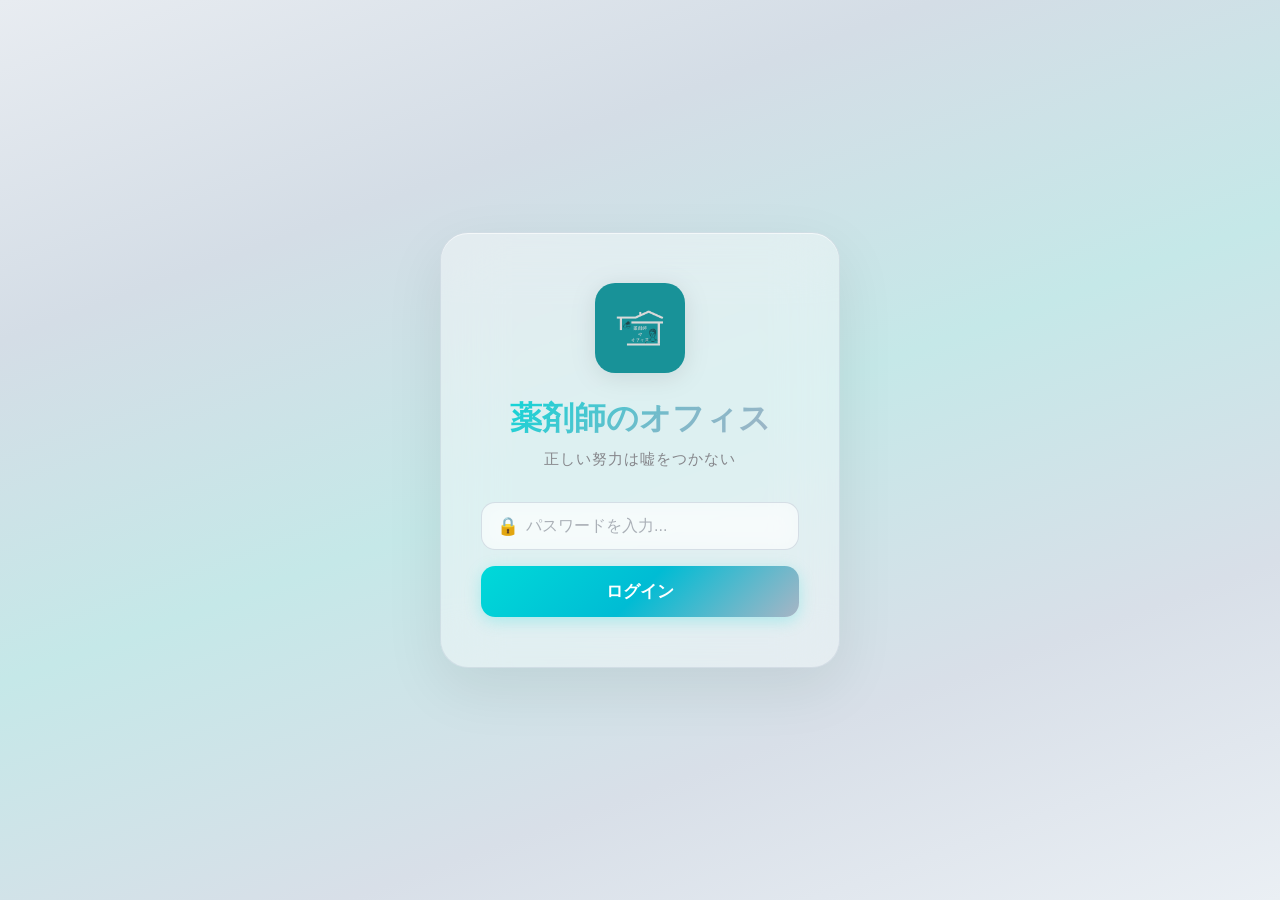
<file: index.html>
<!DOCTYPE html>
<html lang="ja">
<head>
    <meta charset="UTF-8">
    <meta name="viewport" content="width=device-width, initial-scale=1.0">
    <title>薬剤師のオフィス - Pharmacist's Office</title>
    <link rel="stylesheet" href="styles.css">
</head>
<body>
    <!-- ========== Login Screen ========== -->
    <div id="loginScreen" class="login-screen">
        <div class="login-container">
            <img src="./logo.png" alt="薬剤師のオフィス ロゴ" class="login-logo">
            <h1 class="login-title">薬剤師のオフィス</h1>
            <p class="login-subtitle">正しい努力は嘘をつかない</p>
            <div class="login-form">
                <div class="login-input-wrapper">
                    <span class="login-input-icon">🔒</span>
                    <input
                        type="password"
                        id="passwordInput"
                        class="login-input"
                        placeholder="パスワードを入力..."
                        autocomplete="off"
                    >
                </div>
                <button id="loginBtn" class="login-btn">ログイン</button>
                <p id="loginError" class="login-error hidden">パスワードが正しくありません</p>
            </div>
        </div>
    </div>

    <!-- ========== Main Site (hidden until login) ========== -->
    <div id="mainSite" class="main-site hidden">
        <!-- Parallax Background -->
        <div class="parallax-bg">
            <div class="parallax-item parallax-1">💊</div>
            <div class="parallax-item parallax-2">⚕️</div>
            <div class="parallax-item parallax-3">🧪</div>
            <div class="parallax-item parallax-4">💉</div>
            <div class="parallax-item parallax-5">🩺</div>
            <div class="parallax-item parallax-6">💊</div>
            <div class="parallax-item parallax-7">🔬</div>
            <div class="parallax-item parallax-8">⚕️</div>
        </div>

        <header class="header">
            <canvas id="headerCanvas"></canvas>
            <div class="header-content">
                <img src="./logo.png" alt="薬剤師のオフィス ロゴ" class="header-logo">
                <h1 class="title">薬剤師のオフィス</h1>
                <p class="motto">正しい努力は嘘をつかない</p>
            </div>
        </header>

        <main class="container">
            <!-- Search Bar -->
            <div class="search-container">
                <input
                    type="text"
                    id="searchInput"
                    class="search-input"
                    placeholder="画像を検索..."
                    aria-label="画像を検索"
                >
                <button class="search-icon" id="searchBtn" aria-label="検索">🔍</button>
            </div>

            <!-- Gallery Grid -->
            <div class="gallery-grid" id="galleryGrid">
                <!-- Gallery items rendered by script.js -->
            </div>

            <!-- No Results Message -->
            <div id="noResults" class="no-results hidden">
                検索結果がありません
            </div>
        </main>

        <footer class="footer">
            <p>&copy; 2026 薬剤師のオフィス. All rights reserved.</p>
        </footer>
    </div>

    <script src="script.js"></script>
</body>
</html>
</file>
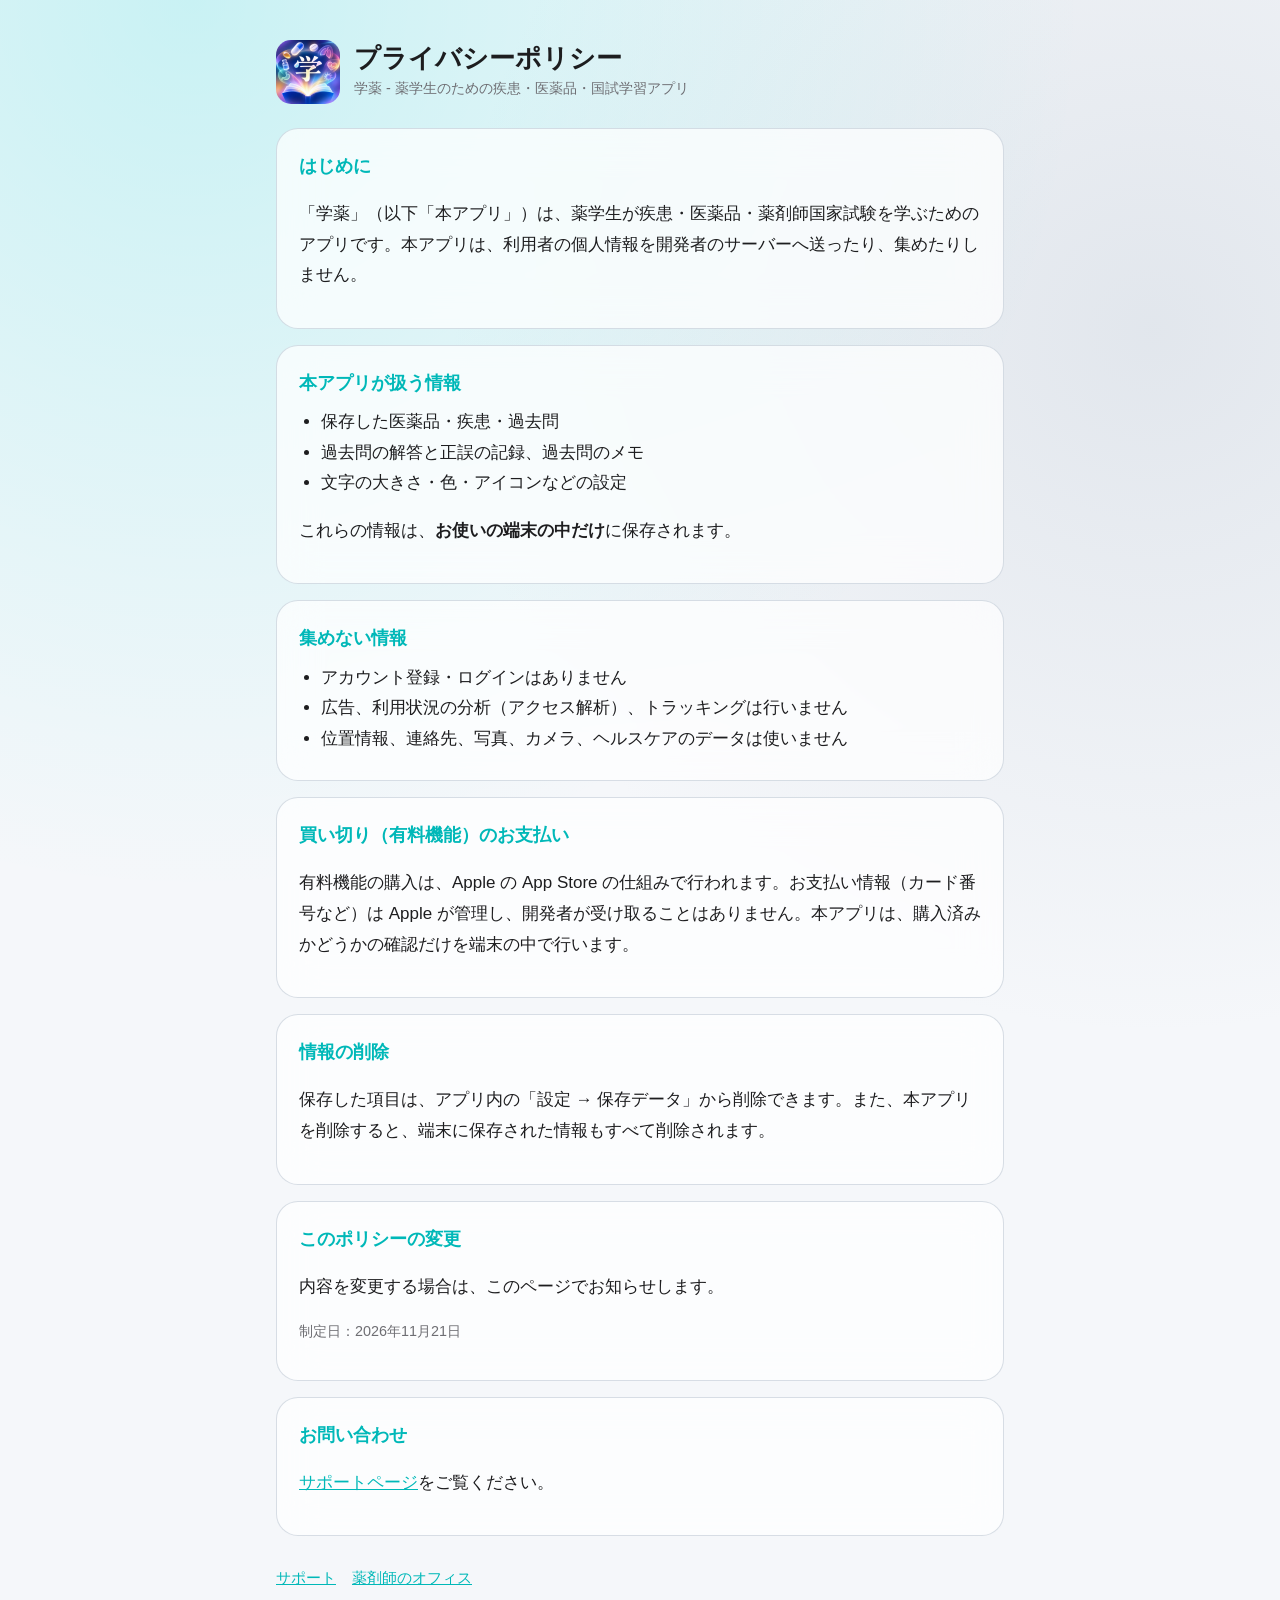
<file: gakuyaku/privacy.html>
<!DOCTYPE html>
<html lang="ja">
<head>
<meta charset="UTF-8">
<meta name="viewport" content="width=device-width, initial-scale=1.0">
<title>プライバシーポリシー｜学薬</title>
<link rel="stylesheet" href="style.css">
</head>
<body>
<main>
  <header>
    <img src="icon.png" alt="学薬のアイコン">
    <div>
      <h1>プライバシーポリシー</h1>
      <p>学薬 - 薬学生のための疾患・医薬品・国試学習アプリ</p>
    </div>
  </header>

  <section>
    <h2>はじめに</h2>
    <p>「学薬」（以下「本アプリ」）は、薬学生が疾患・医薬品・薬剤師国家試験を学ぶためのアプリです。本アプリは、利用者の個人情報を開発者のサーバーへ送ったり、集めたりしません。</p>
  </section>

  <section>
    <h2>本アプリが扱う情報</h2>
    <ul>
      <li>保存した医薬品・疾患・過去問</li>
      <li>過去問の解答と正誤の記録、過去問のメモ</li>
      <li>文字の大きさ・色・アイコンなどの設定</li>
    </ul>
    <p>これらの情報は、<strong>お使いの端末の中だけ</strong>に保存されます。</p>
  </section>

  <section>
    <h2>集めない情報</h2>
    <ul>
      <li>アカウント登録・ログインはありません</li>
      <li>広告、利用状況の分析（アクセス解析）、トラッキングは行いません</li>
      <li>位置情報、連絡先、写真、カメラ、ヘルスケアのデータは使いません</li>
    </ul>
  </section>

  <section>
    <h2>買い切り（有料機能）のお支払い</h2>
    <p>有料機能の購入は、Apple の App Store の仕組みで行われます。お支払い情報（カード番号など）は Apple が管理し、開発者が受け取ることはありません。本アプリは、購入済みかどうかの確認だけを端末の中で行います。</p>
  </section>

  <section>
    <h2>情報の削除</h2>
    <p>保存した項目は、アプリ内の「設定 → 保存データ」から削除できます。また、本アプリを削除すると、端末に保存された情報もすべて削除されます。</p>
  </section>

  <section>
    <h2>このポリシーの変更</h2>
    <p>内容を変更する場合は、このページでお知らせします。</p>
    <p class="note">制定日：2026年11月21日</p>
  </section>

  <section>
    <h2>お問い合わせ</h2>
    <p><a href="support.html">サポートページ</a>をご覧ください。</p>
  </section>

  <nav><a href="support.html">サポート</a><a href="../">薬剤師のオフィス</a></nav>
</main>
</body>
</html>
</file>
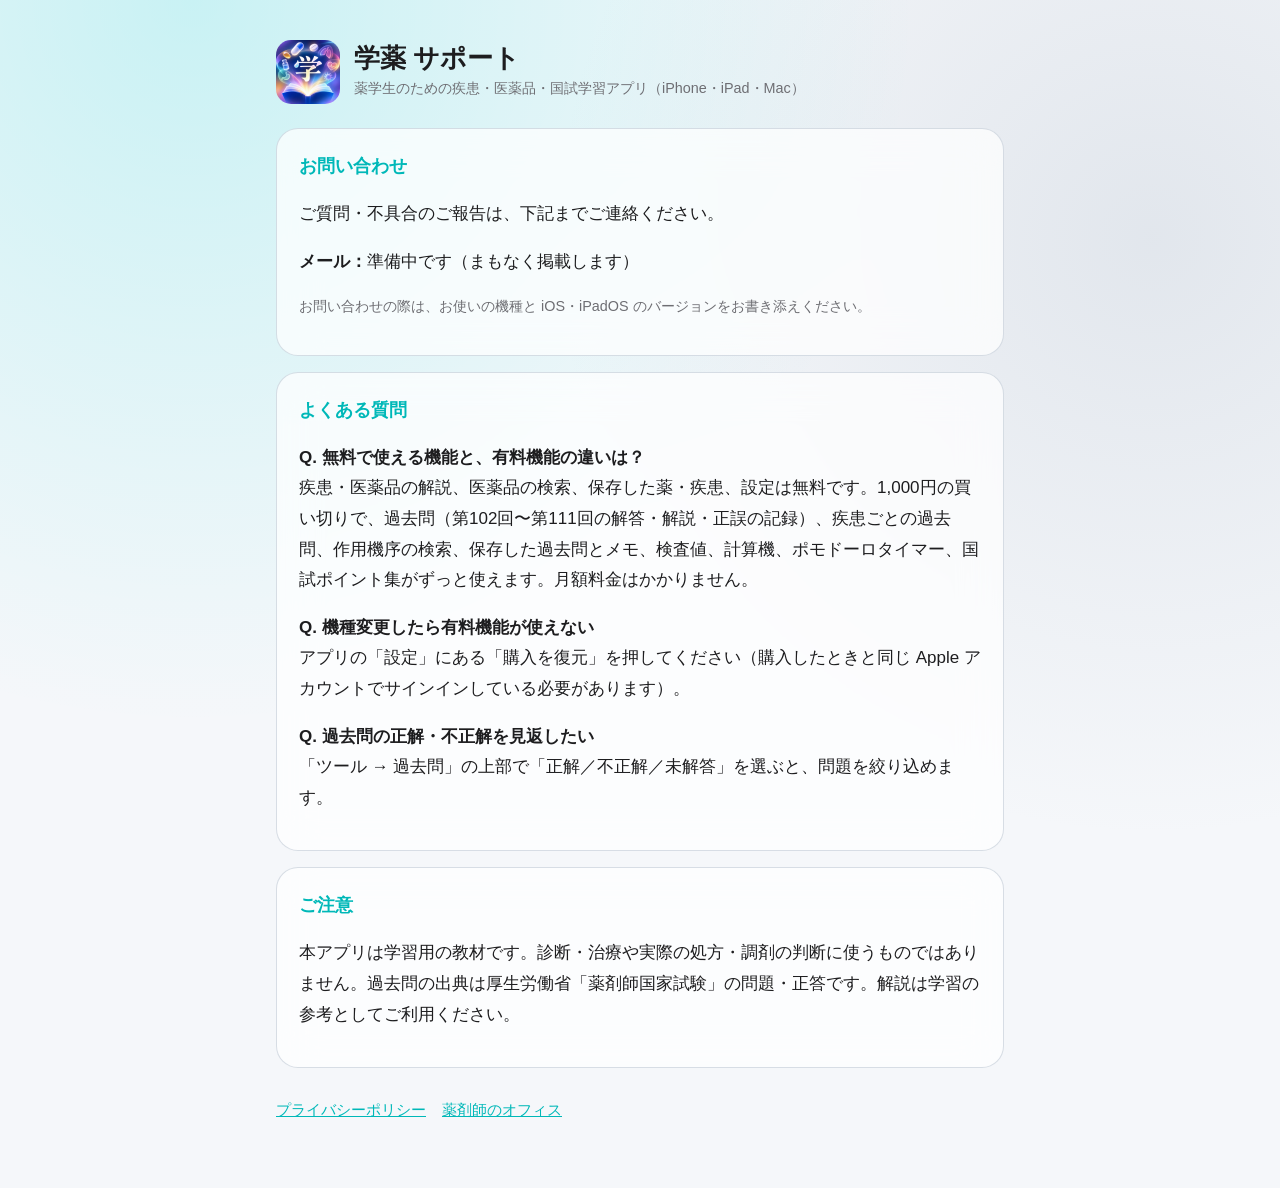
<file: gakuyaku/support.html>
<!DOCTYPE html>
<html lang="ja">
<head>
<meta charset="UTF-8">
<meta name="viewport" content="width=device-width, initial-scale=1.0">
<title>サポート｜学薬</title>
<link rel="stylesheet" href="style.css">
</head>
<body>
<main>
  <header>
    <img src="icon.png" alt="学薬のアイコン">
    <div>
      <h1>学薬 サポート</h1>
      <p>薬学生のための疾患・医薬品・国試学習アプリ（iPhone・iPad・Mac）</p>
    </div>
  </header>

  <section>
    <h2>お問い合わせ</h2>
    <p>ご質問・不具合のご報告は、下記までご連絡ください。</p>
    <p><strong>メール：</strong>準備中です（まもなく掲載します）</p>
    <p class="note">お問い合わせの際は、お使いの機種と iOS・iPadOS のバージョンをお書き添えください。</p>
  </section>

  <section>
    <h2>よくある質問</h2>
    <p><strong>Q. 無料で使える機能と、有料機能の違いは？</strong><br>
    疾患・医薬品の解説、医薬品の検索、保存した薬・疾患、設定は無料です。1,000円の買い切りで、過去問（第102回〜第111回の解答・解説・正誤の記録）、疾患ごとの過去問、作用機序の検索、保存した過去問とメモ、検査値、計算機、ポモドーロタイマー、国試ポイント集がずっと使えます。月額料金はかかりません。</p>
    <p><strong>Q. 機種変更したら有料機能が使えない</strong><br>
    アプリの「設定」にある「購入を復元」を押してください（購入したときと同じ Apple アカウントでサインインしている必要があります）。</p>
    <p><strong>Q. 過去問の正解・不正解を見返したい</strong><br>
    「ツール → 過去問」の上部で「正解／不正解／未解答」を選ぶと、問題を絞り込めます。</p>
  </section>

  <section>
    <h2>ご注意</h2>
    <p>本アプリは学習用の教材です。診断・治療や実際の処方・調剤の判断に使うものではありません。過去問の出典は厚生労働省「薬剤師国家試験」の問題・正答です。解説は学習の参考としてご利用ください。</p>
  </section>

  <nav><a href="privacy.html">プライバシーポリシー</a><a href="../">薬剤師のオフィス</a></nav>
</main>
</body>
</html>
</file>
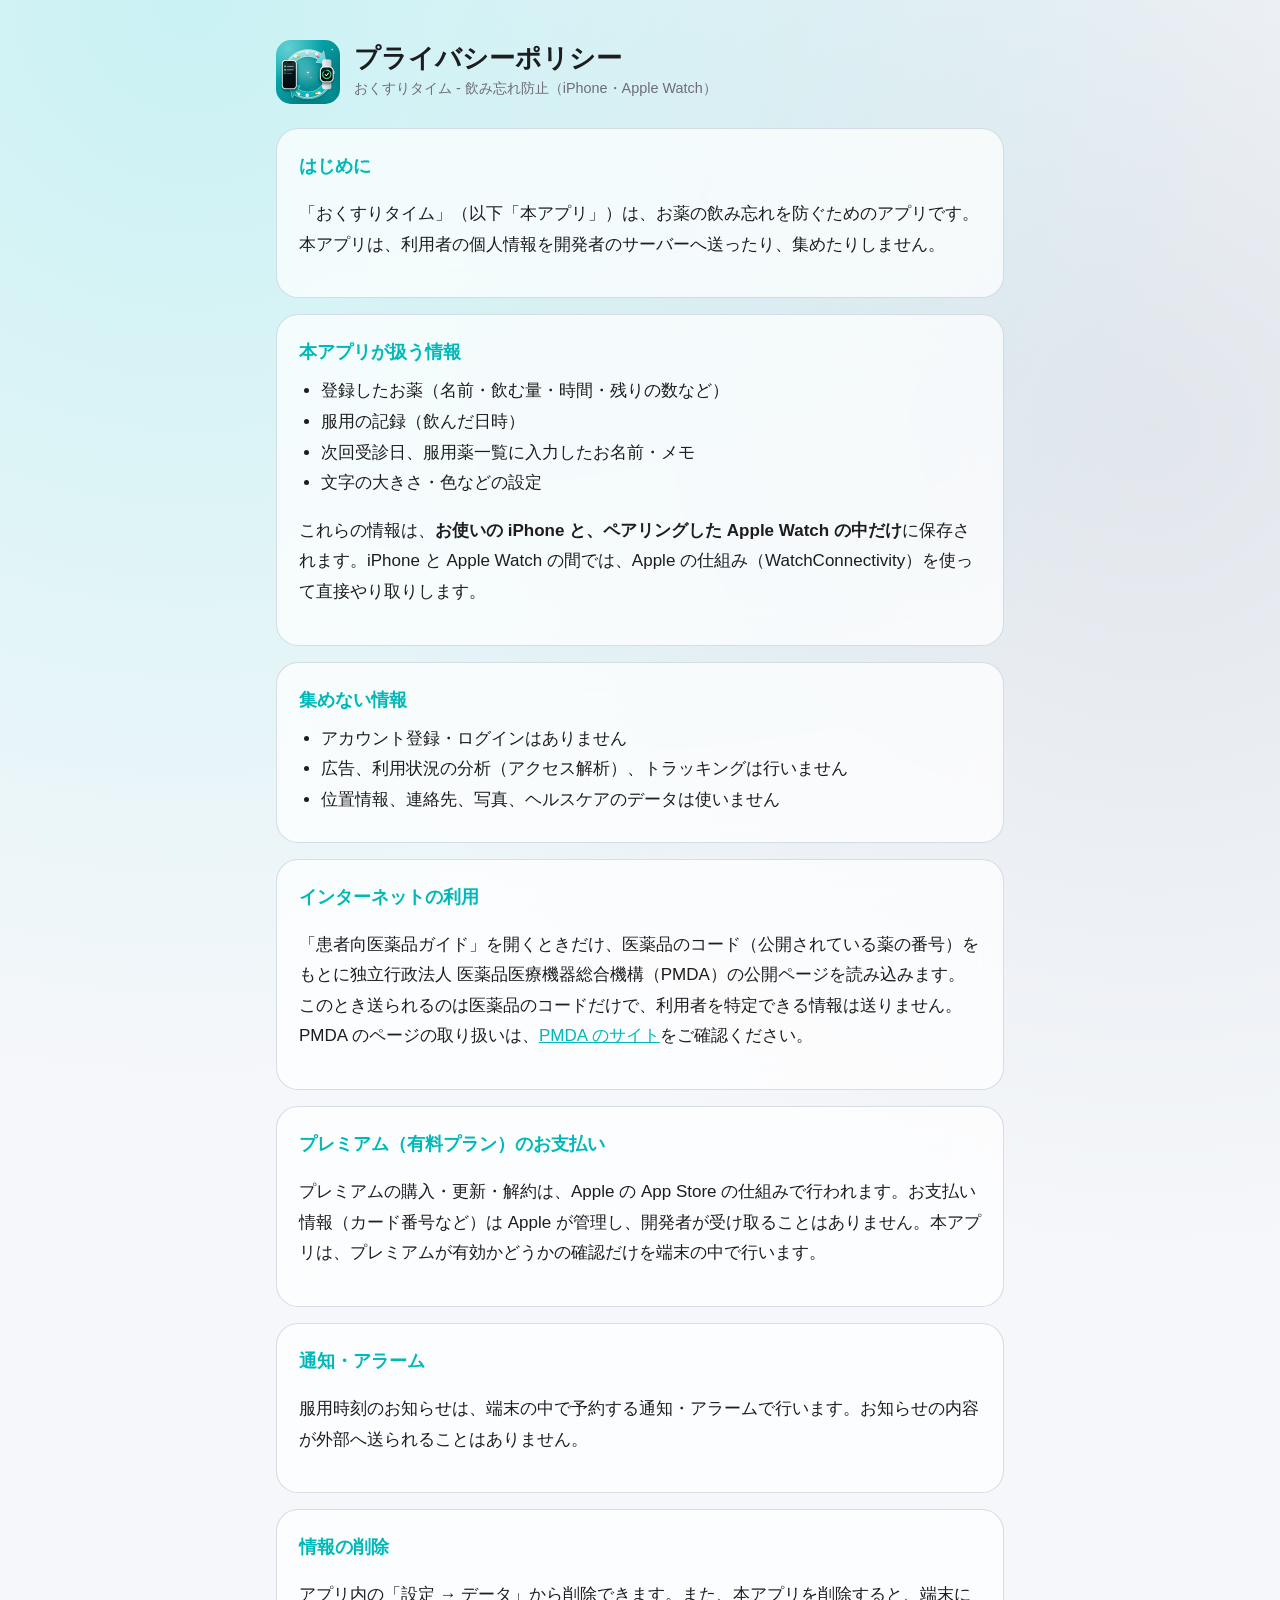
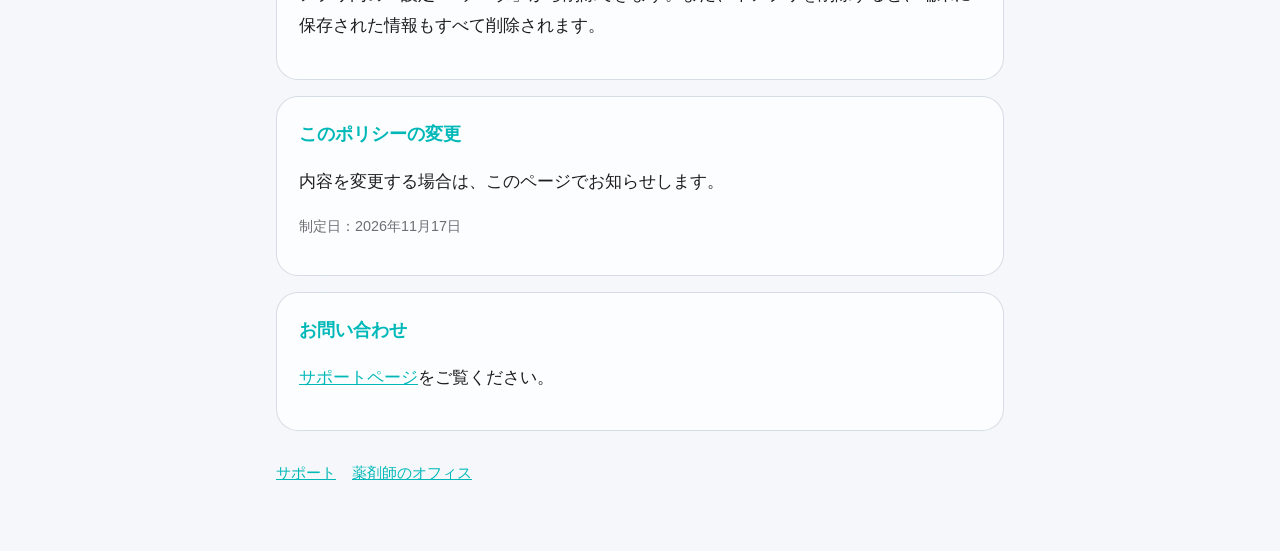
<file: okusuri-time/privacy.html>
<!DOCTYPE html>
<html lang="ja">
<head>
<meta charset="UTF-8">
<meta name="viewport" content="width=device-width, initial-scale=1.0">
<title>プライバシーポリシー｜おくすりタイム</title>
<link rel="stylesheet" href="style.css">
</head>
<body>
<main>
  <header>
    <img src="icon.png" alt="おくすりタイムのアイコン">
    <div>
      <h1>プライバシーポリシー</h1>
      <p>おくすりタイム - 飲み忘れ防止（iPhone・Apple Watch）</p>
    </div>
  </header>

  <section>
    <h2>はじめに</h2>
    <p>「おくすりタイム」（以下「本アプリ」）は、お薬の飲み忘れを防ぐためのアプリです。本アプリは、利用者の個人情報を開発者のサーバーへ送ったり、集めたりしません。</p>
  </section>

  <section>
    <h2>本アプリが扱う情報</h2>
    <ul>
      <li>登録したお薬（名前・飲む量・時間・残りの数など）</li>
      <li>服用の記録（飲んだ日時）</li>
      <li>次回受診日、服用薬一覧に入力したお名前・メモ</li>
      <li>文字の大きさ・色などの設定</li>
    </ul>
    <p>これらの情報は、<strong>お使いの iPhone と、ペアリングした Apple Watch の中だけ</strong>に保存されます。iPhone と Apple Watch の間では、Apple の仕組み（WatchConnectivity）を使って直接やり取りします。</p>
  </section>

  <section>
    <h2>集めない情報</h2>
    <ul>
      <li>アカウント登録・ログインはありません</li>
      <li>広告、利用状況の分析（アクセス解析）、トラッキングは行いません</li>
      <li>位置情報、連絡先、写真、ヘルスケアのデータは使いません</li>
    </ul>
  </section>

  <section>
    <h2>インターネットの利用</h2>
    <p>「患者向医薬品ガイド」を開くときだけ、医薬品のコード（公開されている薬の番号）をもとに独立行政法人 医薬品医療機器総合機構（PMDA）の公開ページを読み込みます。このとき送られるのは医薬品のコードだけで、利用者を特定できる情報は送りません。PMDA のページの取り扱いは、<a href="https://www.pmda.go.jp/" target="_blank" rel="noopener">PMDA のサイト</a>をご確認ください。</p>
  </section>

  <section>
    <h2>プレミアム（有料プラン）のお支払い</h2>
    <p>プレミアムの購入・更新・解約は、Apple の App Store の仕組みで行われます。お支払い情報（カード番号など）は Apple が管理し、開発者が受け取ることはありません。本アプリは、プレミアムが有効かどうかの確認だけを端末の中で行います。</p>
  </section>

  <section>
    <h2>通知・アラーム</h2>
    <p>服用時刻のお知らせは、端末の中で予約する通知・アラームで行います。お知らせの内容が外部へ送られることはありません。</p>
  </section>

  <section>
    <h2>情報の削除</h2>
    <p>アプリ内の「設定 → データ」から削除できます。また、本アプリを削除すると、端末に保存された情報もすべて削除されます。</p>
  </section>

  <section>
    <h2>このポリシーの変更</h2>
    <p>内容を変更する場合は、このページでお知らせします。</p>
    <p class="note">制定日：2026年11月17日</p>
  </section>

  <section>
    <h2>お問い合わせ</h2>
    <p><a href="support.html">サポートページ</a>をご覧ください。</p>
  </section>

  <nav><a href="support.html">サポート</a><a href="../">薬剤師のオフィス</a></nav>
</main>
</body>
</html>
</file>
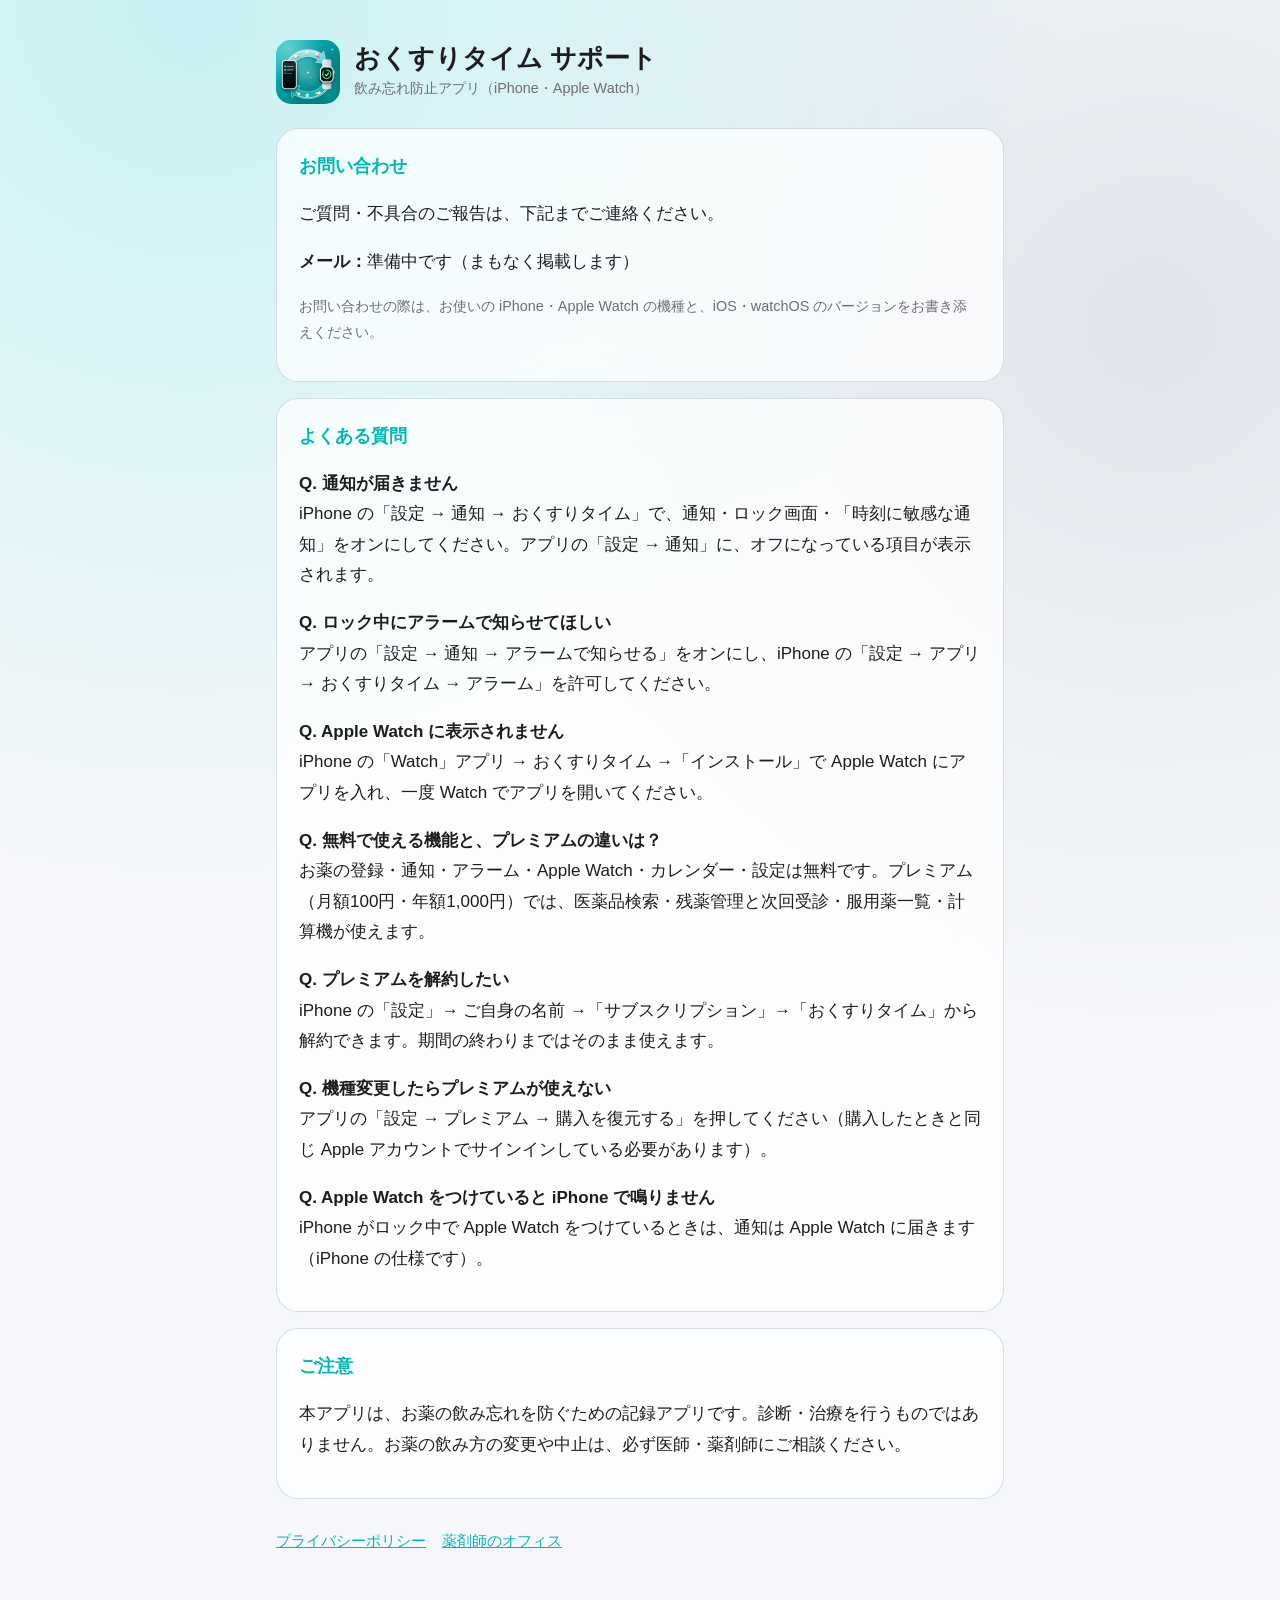
<file: okusuri-time/support.html>
<!DOCTYPE html>
<html lang="ja">
<head>
<meta charset="UTF-8">
<meta name="viewport" content="width=device-width, initial-scale=1.0">
<title>サポート｜おくすりタイム</title>
<link rel="stylesheet" href="style.css">
</head>
<body>
<main>
  <header>
    <img src="icon.png" alt="おくすりタイムのアイコン">
    <div>
      <h1>おくすりタイム サポート</h1>
      <p>飲み忘れ防止アプリ（iPhone・Apple Watch）</p>
    </div>
  </header>

  <section>
    <h2>お問い合わせ</h2>
    <p>ご質問・不具合のご報告は、下記までご連絡ください。</p>
    <p><strong>メール：</strong>準備中です（まもなく掲載します）</p>
    <p class="note">お問い合わせの際は、お使いの iPhone・Apple Watch の機種と、iOS・watchOS のバージョンをお書き添えください。</p>
  </section>

  <section>
    <h2>よくある質問</h2>
    <p><strong>Q. 通知が届きません</strong><br>
    iPhone の「設定 → 通知 → おくすりタイム」で、通知・ロック画面・「時刻に敏感な通知」をオンにしてください。アプリの「設定 → 通知」に、オフになっている項目が表示されます。</p>
    <p><strong>Q. ロック中にアラームで知らせてほしい</strong><br>
    アプリの「設定 → 通知 → アラームで知らせる」をオンにし、iPhone の「設定 → アプリ → おくすりタイム → アラーム」を許可してください。</p>
    <p><strong>Q. Apple Watch に表示されません</strong><br>
    iPhone の「Watch」アプリ → おくすりタイム →「インストール」で Apple Watch にアプリを入れ、一度 Watch でアプリを開いてください。</p>
    <p><strong>Q. 無料で使える機能と、プレミアムの違いは？</strong><br>
    お薬の登録・通知・アラーム・Apple Watch・カレンダー・設定は無料です。プレミアム（月額100円・年額1,000円）では、医薬品検索・残薬管理と次回受診・服用薬一覧・計算機が使えます。</p>
    <p><strong>Q. プレミアムを解約したい</strong><br>
    iPhone の「設定」→ ご自身の名前 →「サブスクリプション」→「おくすりタイム」から解約できます。期間の終わりまではそのまま使えます。</p>
    <p><strong>Q. 機種変更したらプレミアムが使えない</strong><br>
    アプリの「設定 → プレミアム → 購入を復元する」を押してください（購入したときと同じ Apple アカウントでサインインしている必要があります）。</p>
    <p><strong>Q. Apple Watch をつけていると iPhone で鳴りません</strong><br>
    iPhone がロック中で Apple Watch をつけているときは、通知は Apple Watch に届きます（iPhone の仕様です）。</p>
  </section>

  <section>
    <h2>ご注意</h2>
    <p>本アプリは、お薬の飲み忘れを防ぐための記録アプリです。診断・治療を行うものではありません。お薬の飲み方の変更や中止は、必ず医師・薬剤師にご相談ください。</p>
  </section>

  <nav><a href="privacy.html">プライバシーポリシー</a><a href="../">薬剤師のオフィス</a></nav>
</main>
</body>
</html>
</file>
<file: styles.css>
/* ========== Login Screen ========== */
.login-screen {
    position: fixed;
    top: 0;
    left: 0;
    width: 100%;
    height: 100%;
    background: linear-gradient(160deg, #e8ecf1 0%, #d4dde6 25%, #c5e8e8 50%, #d8dfe8 75%, #eaeff4 100%);
    display: flex;
    align-items: center;
    justify-content: center;
    z-index: 9999;
    animation: loginBgShift 10s ease-in-out infinite;
}

@keyframes loginBgShift {
    0%, 100% { background-position: 0% 50%; }
    50% { background-position: 100% 50%; }
}

.login-container {
    text-align: center;
    background: rgba(255, 255, 255, 0.4);
    backdrop-filter: blur(30px);
    -webkit-backdrop-filter: blur(30px);
    border: 1px solid rgba(168, 181, 197, 0.3);
    border-radius: 28px;
    padding: 50px 40px;
    max-width: 400px;
    width: 90%;
    box-shadow:
        0 20px 60px rgba(0, 0, 0, 0.08),
        inset 0 1px 0 rgba(255, 255, 255, 0.6);
}

.login-logo {
    width: 90px;
    height: 90px;
    object-fit: contain;
    border-radius: 20px;
    margin-bottom: 20px;
    filter: drop-shadow(0 4px 12px rgba(0, 0, 0, 0.1));
    animation: logoFloat 4s ease-in-out infinite;
}

.login-title {
    font-size: 2rem;
    font-weight: 700;
    background: linear-gradient(135deg, #00d9d9 0%, #7fb8c9 30%, #a8b5c5 50%, #00c4c4 70%, #8eaab8 100%);
    background-size: 200% 200%;
    animation: shimmer 6s ease-in-out infinite;
    -webkit-background-clip: text;
    -webkit-text-fill-color: transparent;
    background-clip: text;
    margin-bottom: 8px;
}

.login-subtitle {
    font-size: 0.95rem;
    color: #86868b;
    font-weight: 500;
    letter-spacing: 1px;
    margin-bottom: 32px;
}

.login-form {
    display: flex;
    flex-direction: column;
    gap: 16px;
}

.login-input-wrapper {
    position: relative;
    display: flex;
    align-items: center;
}

.login-input-icon {
    position: absolute;
    left: 16px;
    font-size: 1.1rem;
    z-index: 1;
}

.login-input {
    width: 100%;
    padding: 14px 20px 14px 44px;
    border: 1px solid rgba(168, 181, 197, 0.4);
    border-radius: 14px;
    background: rgba(255, 255, 255, 0.5);
    backdrop-filter: blur(10px);
    font-size: 1rem;
    color: #1d1d1f;
    transition: all 0.3s ease;
    outline: none;
}

.login-input:focus {
    border-color: #00d9d9;
    background: rgba(255, 255, 255, 0.8);
    box-shadow: 0 0 0 3px rgba(0, 217, 217, 0.1), 0 4px 16px rgba(0, 0, 0, 0.06);
}

.login-input::placeholder {
    color: #aab0b7;
}

.login-btn {
    padding: 14px;
    border: none;
    border-radius: 14px;
    background: linear-gradient(135deg, #00d9d9 0%, #00bcd4 50%, #a8b5c5 100%);
    color: white;
    font-size: 1.05rem;
    font-weight: 600;
    cursor: pointer;
    transition: all 0.3s cubic-bezier(0.34, 1.56, 0.64, 1);
    box-shadow: 0 4px 16px rgba(0, 217, 217, 0.25);
}

.login-btn:hover {
    transform: translateY(-2px);
    box-shadow: 0 8px 24px rgba(0, 217, 217, 0.3);
}

.login-btn:active {
    transform: translateY(0) scale(0.98);
}

.login-error {
    color: #e74c3c;
    font-size: 0.9rem;
    font-weight: 500;
    animation: shake 0.4s ease;
}

.login-error.hidden {
    display: none;
}

@keyframes shake {
    0%, 100% { transform: translateX(0); }
    25% { transform: translateX(-8px); }
    75% { transform: translateX(8px); }
}

.login-screen.fade-out {
    animation: fadeOut 0.6s ease forwards;
}

@keyframes fadeOut {
    to {
        opacity: 0;
        transform: scale(1.05);
        pointer-events: none;
    }
}

.main-site.hidden {
    display: none;
}

.main-site.fade-in {
    animation: fadeIn 0.6s ease forwards;
}

@keyframes fadeIn {
    from { opacity: 0; }
    to { opacity: 1; }
}

/* ========== Global Styles ========== */
* {
    margin: 0;
    padding: 0;
    box-sizing: border-box;
}

:root {
    --primary-color: #00d9d9;
    --silver: #a8b5c5;
    --silver-light: #c8d0da;
    --secondary-color: #f0f2f5;
    --text-dark: #1d1d1f;
    --text-light: #86868b;
    --glass-bg: rgba(255, 255, 255, 0.35);
    --glass-border: rgba(168, 181, 197, 0.4);
    --transition: all 0.3s cubic-bezier(0.34, 1.56, 0.64, 1);
}

html {
    scroll-behavior: smooth;
}

body {
    font-family: -apple-system, BlinkMacSystemFont, 'Segoe UI', 'Helvetica Neue', sans-serif;
    background: linear-gradient(160deg, #e8ecf1 0%, #d4dde6 25%, #c5e8e8 50%, #d8dfe8 75%, #eaeff4 100%);
    color: var(--text-dark);
    overflow-x: hidden;
    position: relative;
    min-height: 100vh;
}

body::before {
    content: '';
    position: fixed;
    top: 0;
    left: 0;
    width: 100%;
    height: 100%;
    background:
        radial-gradient(ellipse at 20% 20%, rgba(0, 217, 217, 0.08) 0%, transparent 50%),
        radial-gradient(ellipse at 80% 80%, rgba(168, 181, 197, 0.12) 0%, transparent 50%),
        radial-gradient(ellipse at 50% 50%, rgba(0, 200, 210, 0.05) 0%, transparent 60%);
    z-index: -2;
    pointer-events: none;
}

/* ========== Parallax Background ========== */
.parallax-bg {
    position: fixed;
    top: 0;
    left: 0;
    width: 100%;
    height: 100%;
    z-index: -1;
    pointer-events: none;
    opacity: 0.1;
}

.parallax-item {
    position: absolute;
    font-size: 4rem;
    opacity: 0.6;
    filter: blur(2px);
}

.parallax-1 { top: 10%; left: 5%; }
.parallax-2 { top: 20%; right: 10%; }
.parallax-3 { top: 40%; left: 15%; }
.parallax-4 { top: 50%; right: 5%; }
.parallax-5 { top: 70%; left: 25%; }
.parallax-6 { top: 80%; right: 15%; }
.parallax-7 { top: 35%; right: 30%; }
.parallax-8 { top: 65%; left: 10%; }

/* ========== Header ========== */
.header {
    background: linear-gradient(135deg,
        rgba(0, 217, 217, 0.08) 0%,
        rgba(168, 181, 197, 0.12) 30%,
        rgba(0, 200, 210, 0.06) 60%,
        rgba(200, 208, 218, 0.1) 100%);
    backdrop-filter: blur(40px);
    -webkit-backdrop-filter: blur(40px);
    border-bottom: 1px solid rgba(168, 181, 197, 0.3);
    padding: 80px 20px;
    text-align: center;
    margin-bottom: 50px;
    position: relative;
    overflow: hidden;
    min-height: 250px;
}

.header::before {
    content: '';
    position: absolute;
    top: -50%;
    right: -20%;
    width: 500px;
    height: 500px;
    background: radial-gradient(circle, rgba(0, 217, 217, 0.1) 0%, rgba(168, 181, 197, 0.05) 50%, transparent 70%);
    border-radius: 50%;
    animation: float 6s ease-in-out infinite;
}

.header::after {
    content: '';
    position: absolute;
    bottom: -40%;
    left: -15%;
    width: 400px;
    height: 400px;
    background: radial-gradient(circle, rgba(168, 181, 197, 0.12) 0%, transparent 70%);
    border-radius: 50%;
    animation: float 8s ease-in-out infinite reverse;
}

#headerCanvas {
    position: absolute;
    top: 0;
    left: 0;
    width: 100%;
    height: 100%;
    z-index: 0;
}

.header-content {
    position: relative;
    z-index: 1;
}

.header-logo {
    width: 100px;
    height: 100px;
    object-fit: contain;
    margin-bottom: 16px;
    border-radius: 20px;
    filter: drop-shadow(0 4px 12px rgba(0, 0, 0, 0.1));
    animation: logoFloat 4s ease-in-out infinite;
}

@keyframes logoFloat {
    0%, 100% { transform: translateY(0); }
    50% { transform: translateY(-6px); }
}

.title {
    font-size: 3.5rem;
    font-weight: 700;
    background: linear-gradient(135deg, #00d9d9 0%, #7fb8c9 30%, #a8b5c5 50%, #00c4c4 70%, #8eaab8 100%);
    background-size: 200% 200%;
    animation: shimmer 6s ease-in-out infinite;
    -webkit-background-clip: text;
    -webkit-text-fill-color: transparent;
    background-clip: text;
    margin-bottom: 20px;
    letter-spacing: -1px;
}

@keyframes shimmer {
    0%, 100% { background-position: 0% 50%; }
    50% { background-position: 100% 50%; }
}

.motto {
    font-size: 1.3rem;
    color: var(--text-light);
    font-weight: 500;
    margin-bottom: 0;
    letter-spacing: 1px;
}

/* ========== Container ========== */
.container {
    max-width: 1200px;
    margin: 0 auto;
    padding: 20px;
    position: relative;
    z-index: 1;
}

/* ========== Search Bar ========== */
.search-container {
    position: relative;
    margin-bottom: 50px;
    display: flex;
    justify-content: center;
}

.search-input {
    width: 100%;
    max-width: 500px;
    padding: 14px 45px 14px 20px;
    border: 1px solid rgba(168, 181, 197, 0.4);
    border-radius: 50px;
    background: rgba(255, 255, 255, 0.45);
    backdrop-filter: blur(20px);
    -webkit-backdrop-filter: blur(20px);
    font-size: 1rem;
    color: var(--text-dark);
    transition: var(--transition);
    box-shadow: 0 4px 24px rgba(0, 0, 0, 0.06), 0 1px 2px rgba(168, 181, 197, 0.15);
}

.search-input::placeholder {
    color: var(--text-light);
}

.search-input:focus {
    outline: none;
    border-color: var(--primary-color);
    background: rgba(255, 255, 255, 0.75);
    box-shadow: 0 8px 32px rgba(0, 217, 217, 0.15), 0 0 0 3px rgba(0, 217, 217, 0.08);
    transform: translateY(-2px);
}

.search-icon {
    position: absolute;
    right: calc((100% - 500px) / 2 + 15px);
    top: 50%;
    transform: translateY(-50%);
    font-size: 1.2rem;
    color: var(--text-light);
    background: none;
    border: none;
    cursor: pointer;
    padding: 8px;
    border-radius: 8px;
    transition: var(--transition);
    display: flex;
    align-items: center;
    justify-content: center;
}

.search-icon:hover {
    color: var(--primary-color);
    background: rgba(0, 217, 217, 0.08);
    transform: translateY(-50%) scale(1.1);
}

.search-icon:active {
    transform: translateY(-50%) scale(0.95);
}

/* ========== Gallery Grid ========== */
.gallery-grid {
    display: grid;
    grid-template-columns: repeat(auto-fill, minmax(280px, 1fr));
    gap: 30px;
    margin-bottom: 50px;
}

.gallery-item {
    background: rgba(255, 255, 255, 0.35);
    backdrop-filter: blur(24px);
    -webkit-backdrop-filter: blur(24px);
    border: 1px solid rgba(168, 181, 197, 0.3);
    border-radius: 20px;
    overflow: hidden;
    transition: var(--transition);
    animation: slideUp 0.6s ease-out forwards;
    opacity: 0;
    box-shadow: 0 2px 16px rgba(0, 0, 0, 0.04);
}

.gallery-item:nth-child(1) { animation-delay: 0.1s; }
.gallery-item:nth-child(2) { animation-delay: 0.2s; }
.gallery-item:nth-child(3) { animation-delay: 0.3s; }
.gallery-item:nth-child(4) { animation-delay: 0.4s; }
.gallery-item:nth-child(5) { animation-delay: 0.5s; }
.gallery-item:nth-child(6) { animation-delay: 0.6s; }
.gallery-item:nth-child(7) { animation-delay: 0.7s; }
.gallery-item:nth-child(8) { animation-delay: 0.8s; }
.gallery-item:nth-child(9) { animation-delay: 0.9s; }
.gallery-item:nth-child(10) { animation-delay: 1s; }

@keyframes slideUp {
    from {
        opacity: 0;
        transform: translateY(20px);
    }
    to {
        opacity: 1;
        transform: translateY(0);
    }
}

.gallery-item:hover {
    transform: translateY(-8px);
    border-color: rgba(0, 217, 217, 0.4);
    box-shadow:
        0 20px 40px rgba(0, 0, 0, 0.08),
        0 0 0 1px rgba(0, 217, 217, 0.15),
        inset 0 1px 0 rgba(255, 255, 255, 0.5);
}

.gallery-image {
    width: 100%;
    height: 220px;
    object-fit: cover;
    display: block;
}

.gallery-content {
    padding: 20px;
}

.gallery-title {
    font-size: 1.1rem;
    font-weight: 600;
    color: var(--text-dark);
    margin-bottom: 15px;
    line-height: 1.4;
}

.gallery-actions {
    display: flex;
    gap: 10px;
    justify-content: space-between;
}

.btn {
    flex: 1;
    padding: 10px 16px;
    border: none;
    border-radius: 12px;
    font-size: 0.95rem;
    font-weight: 600;
    cursor: pointer;
    transition: var(--transition);
    display: flex;
    align-items: center;
    justify-content: center;
    gap: 6px;
}

.btn-download {
    background: linear-gradient(135deg, #00d9d9 0%, #00bcd4 50%, #a8b5c5 100%);
    color: white;
    border: none;
    box-shadow: 0 2px 8px rgba(0, 217, 217, 0.2);
}

.btn-download:hover {
    transform: scale(1.05);
    box-shadow: 0 8px 20px rgba(0, 217, 217, 0.25);
}

.btn-download:active {
    transform: scale(0.98);
}

.btn-like {
    background: rgba(168, 181, 197, 0.12);
    color: #6b7d8e;
    border: 1px solid rgba(168, 181, 197, 0.35);
}

.btn-like:hover {
    background: rgba(0, 217, 217, 0.1);
    border-color: rgba(0, 217, 217, 0.4);
    color: #00b8b8;
}

.btn-like.liked {
    background: linear-gradient(135deg, #00d9d9, #a8b5c5);
    color: white;
    border-color: transparent;
}

/* ========== No Results ========== */
.no-results {
    text-align: center;
    font-size: 1.2rem;
    color: var(--text-light);
    padding: 60px 20px;
}

.no-results.hidden {
    display: none;
}

/* ========== Footer ========== */
.footer {
    background: rgba(255, 255, 255, 0.2);
    backdrop-filter: blur(20px);
    -webkit-backdrop-filter: blur(20px);
    border-top: 1px solid rgba(168, 181, 197, 0.25);
    padding: 40px 20px;
    text-align: center;
    color: var(--text-light);
    margin-top: 50px;
    position: relative;
    z-index: 1;
}

/* ========== Animations ========== */
@keyframes float {
    0%, 100% { transform: translateY(0px) translateX(0px); }
    50% { transform: translateY(-20px) translateX(10px); }
}

/* ========== Responsive Design ========== */
@media (max-width: 768px) {
    .title {
        font-size: 2.5rem;
    }

    .motto {
        font-size: 1.1rem;
    }

    .header {
        padding: 40px 20px;
        margin-bottom: 30px;
    }

    .search-input {
        max-width: 100%;
    }

    .search-icon {
        right: 15px;
    }

    .gallery-grid {
        grid-template-columns: repeat(auto-fill, minmax(220px, 1fr));
        gap: 20px;
    }

    .gallery-image {
        height: 180px;
    }

    .gallery-content {
        padding: 15px;
    }

    .gallery-title {
        font-size: 1rem;
        margin-bottom: 12px;
    }

    .btn {
        padding: 8px 12px;
        font-size: 0.85rem;
    }

    .parallax-item {
        font-size: 2.5rem;
    }
}

@media (max-width: 480px) {
    .header-logo {
        width: 70px;
        height: 70px;
        margin-bottom: 10px;
    }

    .title {
        font-size: 2rem;
    }

    .motto {
        font-size: 0.95rem;
    }

    .header {
        padding: 30px 15px;
        margin-bottom: 20px;
    }

    .container {
        padding: 15px;
    }

    .gallery-grid {
        grid-template-columns: repeat(auto-fill, minmax(160px, 1fr));
        gap: 15px;
    }

    .gallery-image {
        height: 140px;
    }

    .gallery-content {
        padding: 12px;
    }

    .gallery-title {
        font-size: 0.9rem;
        margin-bottom: 10px;
    }

    .gallery-actions {
        gap: 8px;
    }

    .btn {
        padding: 6px 10px;
        font-size: 0.8rem;
    }

    .btn span:last-child {
        display: none;
    }

    .parallax-item {
        font-size: 2rem;
    }
}

/* ========== Scrollbar Styling ========== */
::-webkit-scrollbar {
    width: 10px;
}

::-webkit-scrollbar-track {
    background: #eaeff4;
}

::-webkit-scrollbar-thumb {
    background: linear-gradient(180deg, #00d9d9, #a8b5c5);
    border-radius: 5px;
}

::-webkit-scrollbar-thumb:hover {
    background: linear-gradient(180deg, #00c4c4, #8e9bab);
}

/* ========== PDF Gallery Item ========== */
.pdf-gallery-item {
    grid-column: span 1;
}

.pdf-viewer {
    width: 100%;
    height: 220px;
    border-radius: 12px 12px 0 0;
    overflow: hidden;
    background: linear-gradient(135deg, #eef1f5 0%, #e0e8ee 100%);
}

.pdf-viewer iframe {
    width: 100%;
    height: 100%;
    border: none;
}

.pdf-gallery-item .gallery-content {
    padding: 15px;
    background: rgba(255, 255, 255, 0.3);
}

.pdf-gallery-item .gallery-title {
    font-size: 1.1rem;
    font-weight: 600;
    color: var(--text-dark);
    margin-bottom: 12px;
}

.pdf-gallery-item .gallery-actions {
    display: flex;
    gap: 10px;
}

.pdf-gallery-item .btn-download {
    text-decoration: none;
    display: flex;
    align-items: center;
    justify-content: center;
}

/* Responsive PDF Gallery Item */
@media (max-width: 768px) {
    .pdf-viewer {
        height: 180px;
    }

    .pdf-gallery-item .gallery-content {
        padding: 12px;
    }
}

@media (max-width: 480px) {
    .pdf-viewer {
        height: 140px;
    }

    .pdf-gallery-item .gallery-content {
        padding: 10px;
    }

    .pdf-gallery-item .gallery-title {
        font-size: 0.95rem;
        margin-bottom: 10px;
    }
}
</file>
<file: gakuyaku/style.css>
:root{--brand:#00b8b8;--brand-light:#00d9d9;--silver:#a8b5c5;--text:#1d1d1f;--sub:#6e6e73;--bg:#f5f7fa;--card:rgba(255,255,255,.72);--border:rgba(168,181,197,.45)}
@media (prefers-color-scheme:dark){:root{--text:#f5f5f7;--sub:#a1a1a6;--bg:#0d1117;--card:rgba(28,32,38,.72);--border:rgba(168,181,197,.25)}}
*{box-sizing:border-box}
body{margin:0;font-family:-apple-system,BlinkMacSystemFont,"Hiragino Sans","Hiragino Kaku Gothic ProN",sans-serif;color:var(--text);background:radial-gradient(circle at 15% 0%,rgba(0,217,217,.18),transparent 45%),radial-gradient(circle at 90% 20%,rgba(168,181,197,.25),transparent 40%),var(--bg);line-height:1.8;font-size:17px}
main{max-width:760px;margin:0 auto;padding:40px 16px 64px}
header{display:flex;align-items:center;gap:14px;margin-bottom:24px}
header img{width:64px;height:64px;border-radius:15px}
h1{font-size:1.6rem;margin:0;line-height:1.3}
header p{margin:0;color:var(--sub);font-size:.9rem}
section{background:var(--card);border:1px solid var(--border);border-radius:22px;padding:20px 22px;margin:16px 0;backdrop-filter:blur(20px);-webkit-backdrop-filter:blur(20px)}
h2{font-size:1.15rem;margin:0 0 8px;color:var(--brand)}
ul{padding-left:1.3em;margin:6px 0}
a{color:var(--brand)}
.note{color:var(--sub);font-size:.9rem}
nav{display:flex;gap:16px;margin-top:28px;font-size:.95rem}
</file>
<file: okusuri-time/style.css>
:root{--brand:#00b8b8;--brand-light:#00d9d9;--silver:#a8b5c5;--text:#1d1d1f;--sub:#6e6e73;--bg:#f5f7fa;--card:rgba(255,255,255,.72);--border:rgba(168,181,197,.45)}
@media (prefers-color-scheme:dark){:root{--text:#f5f5f7;--sub:#a1a1a6;--bg:#0d1117;--card:rgba(28,32,38,.72);--border:rgba(168,181,197,.25)}}
*{box-sizing:border-box}
body{margin:0;font-family:-apple-system,BlinkMacSystemFont,"Hiragino Sans","Hiragino Kaku Gothic ProN",sans-serif;color:var(--text);background:radial-gradient(circle at 15% 0%,rgba(0,217,217,.18),transparent 45%),radial-gradient(circle at 90% 20%,rgba(168,181,197,.25),transparent 40%),var(--bg);line-height:1.8;font-size:17px}
main{max-width:760px;margin:0 auto;padding:40px 16px 64px}
header{display:flex;align-items:center;gap:14px;margin-bottom:24px}
header img{width:64px;height:64px;border-radius:15px}
h1{font-size:1.6rem;margin:0;line-height:1.3}
header p{margin:0;color:var(--sub);font-size:.9rem}
section{background:var(--card);border:1px solid var(--border);border-radius:22px;padding:20px 22px;margin:16px 0;backdrop-filter:blur(20px);-webkit-backdrop-filter:blur(20px)}
h2{font-size:1.15rem;margin:0 0 8px;color:var(--brand)}
ul{padding-left:1.3em;margin:6px 0}
a{color:var(--brand)}
.note{color:var(--sub);font-size:.9rem}
nav{display:flex;gap:16px;margin-top:28px;font-size:.95rem}
</file>
